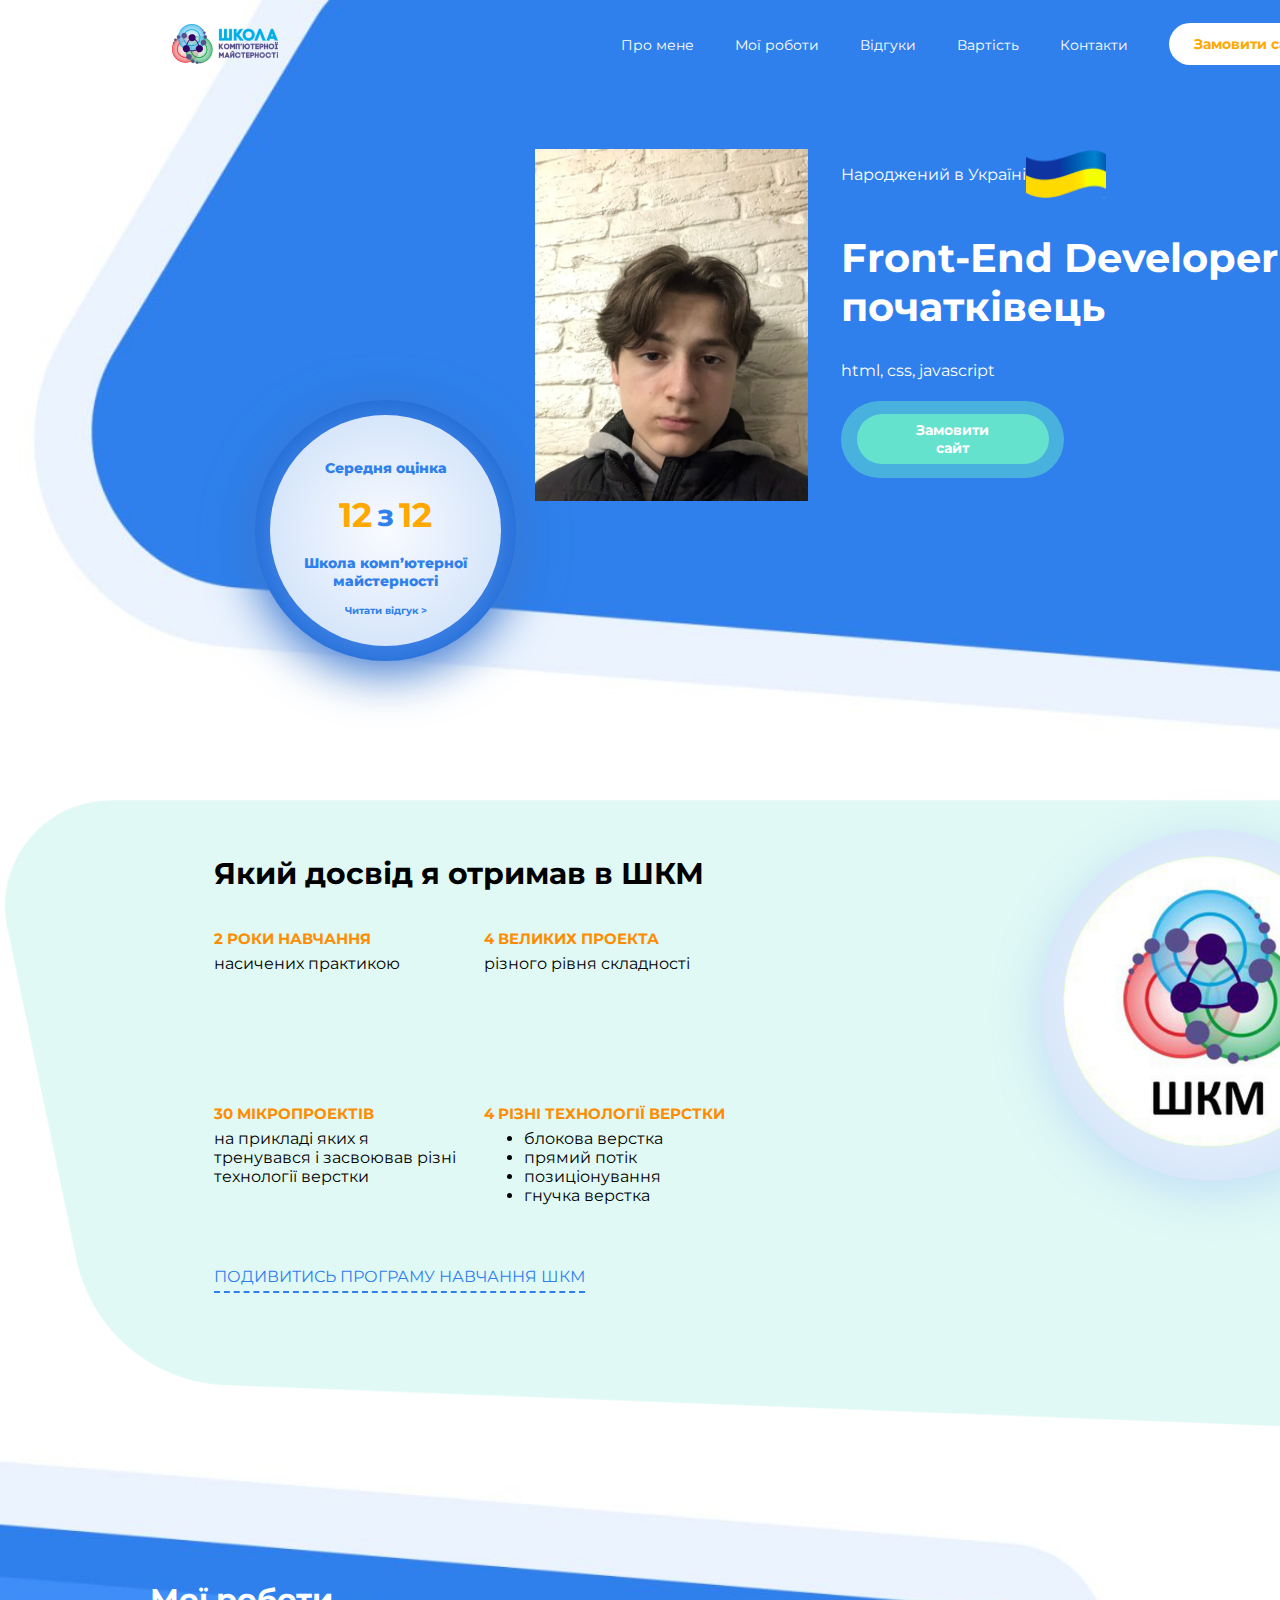
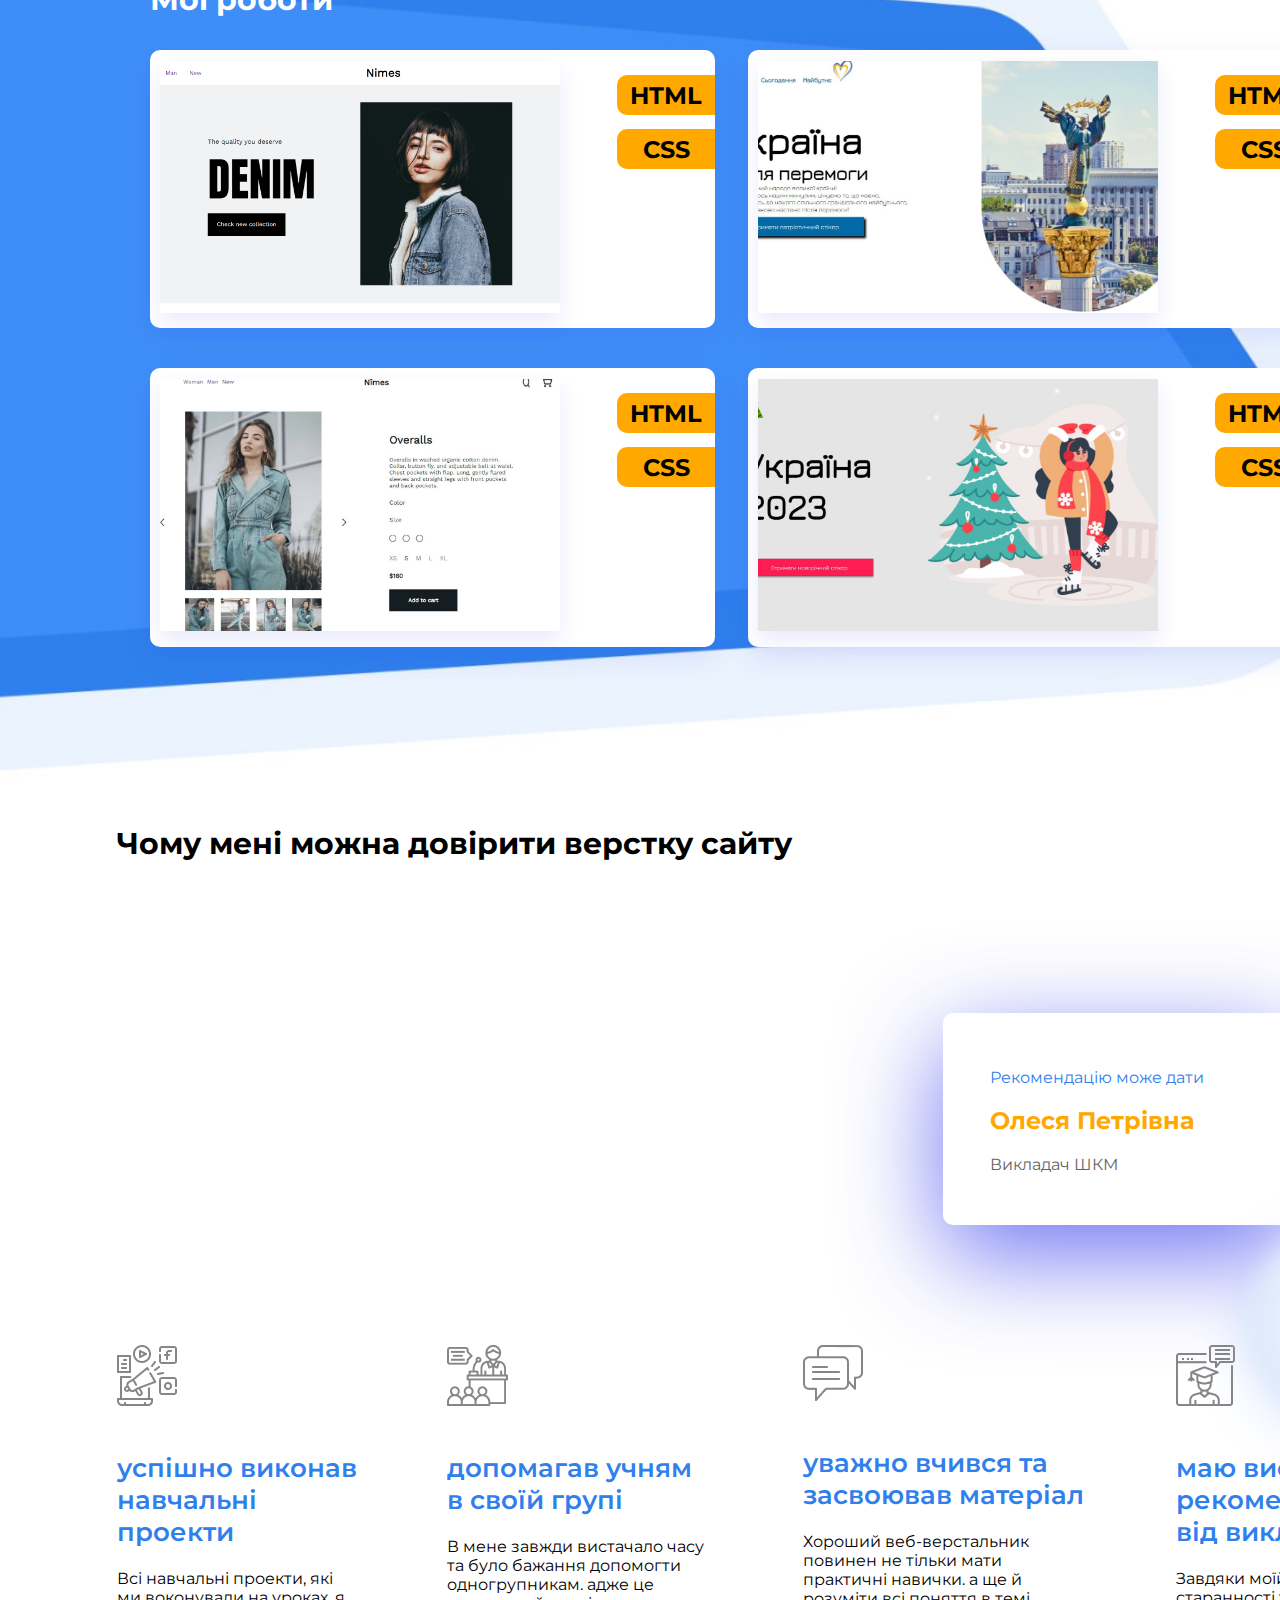
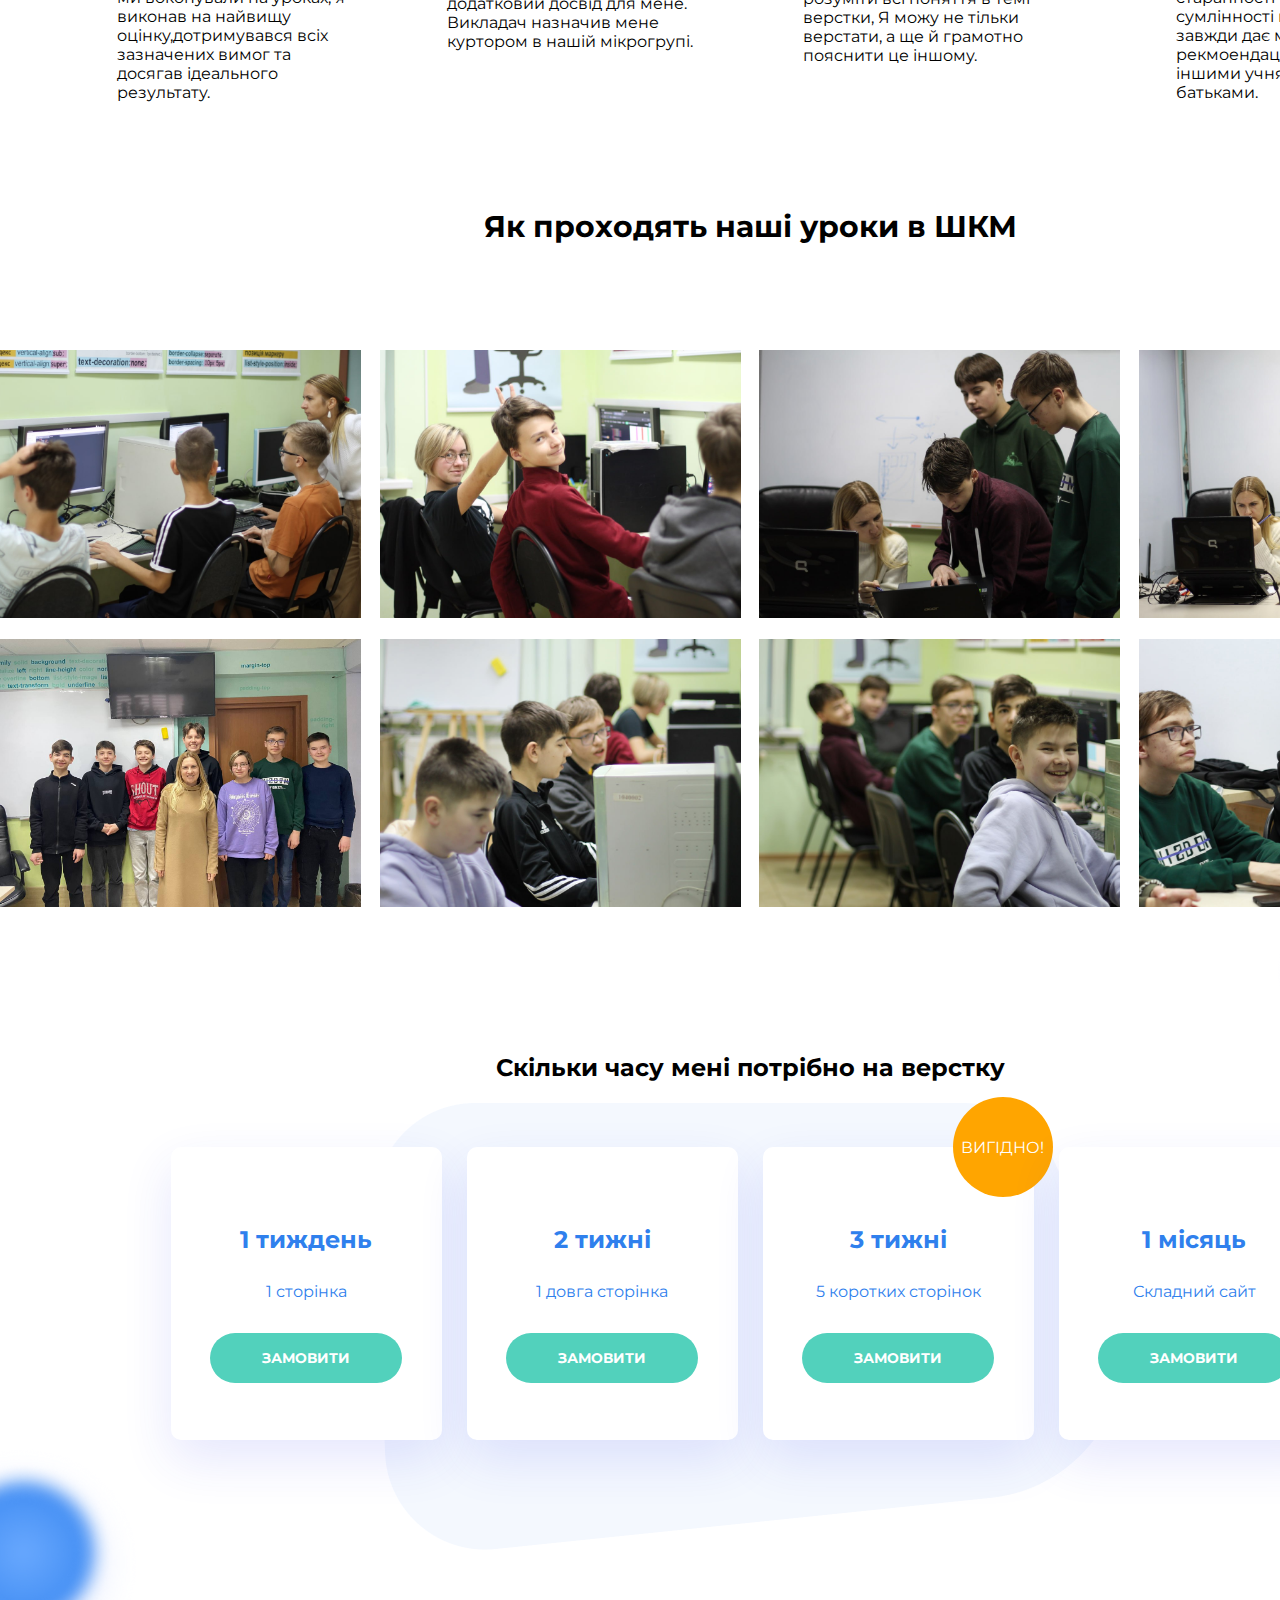
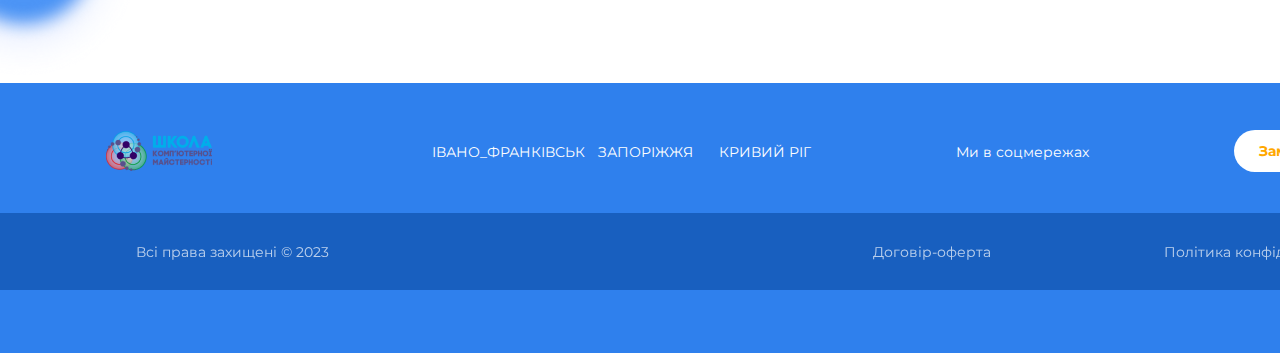
<file: index.html>
<!DOCTYPE html>
<html>
<head>
	<meta charsWet="utf-8">
	<meta name="viewport" content="width=device-width, initial-scale=1">
	<link rel="stylesheet" type="text/css" href="css/style.css">
	<link rel="preconnect" href="https://fonts.googleapis.com"І>
	<link rel="preconnect" href="https://fonts.gstatic.com" crossorigin>
	<link href="https://fonts.googleapis.com/css2?family=Montserrat&display=swap" rel="stylesheet">
	<title> </title>
	<link rel="shortcut icon" href="favicon.ico" type="image/x-icon">
</head>
<body>

	<!-- Початок шапки сайту (Початок сайту) -->

	<header class="header">
		<div class="content-head">
			<div class="navigation">
				<img class="logo" src="img/logo.png">			
				<div class="nav-block">
					<li class="nav-li">
						<a href="#why" class="in-li">Про мене</a>
					</li>
					<li class="nav-li">
						<a href="#projects" class="in-li">Мої роботи</a>
					</li>
					<li class="nav-li">
						<a href="#footer" class="in-li">Відгуки</a>
					</li>
					<li class="nav-li">
						<a href="#cost" class="in-li">Вартість</a>
					</li>
					<li class="nav-li">
						<a href="#footer" class="in-li">Контакти</a>
					</li>
					<div class="button">
						<a href="mailto:repaloadam@gmail.com" class="zamovyty">Замовити сайт</a>
					</div>
				</div>
			</div>
			<div class="Repalo-Adam">
				<div class="border-radius">
					<div class="box-radius">
						<p class="bukwa">Середня оцінка</p>
						<div class="kapec">
							<p class="chyslo">12</p>
							<p class="bukwa-star">з</p>
							<p class="chyslo">12</p>
						</div>
						<p class="bukwa">Школа комп’ютерної <br>майстерності</p>
						<a class="chytaty">Читати відгук ></a>
					</div>
				</div>
				<div class="Front-End">
					<img src="img/Adam(3).jpg" class="Me">
					<div class="wrap-content-Front-End">
						<div class="birthday">
							<p class="Made-in-Ukraine">Народжений в Україні</p>
							<img src="img/Ukrainian-flag.png" class="Ukraine">
						</div>
						<h2 class="subtitle">
							Front-End Developer <br>початківець
						</h2>
			     		<p class="paraphraf">html, css, javascript</p>
						<div class="button-star">
							<div class="box-zamovyty">
								<a href="mailto:repaloadam@gmail.com" class="zamovyty-star">
									Замовити<br>сайт
								</a>
							</div>
						</div>
					</div>
				</div>
			</div>
		</div>
	</header>

	<!-- Кінець шапки сайту і початок мейну  -->

	<!-- Початок секції номер 1 -->

	<section class="one-sec">
			<div class="wrap-content-sec-one">
				<div class="text-sec-one">		
					<div class="head-text-sec-one">
						<h2 class="title-sec-one">
							Який досвід я отримав в ШКМ
						</h2>
					</div>
					<div class="box-wrap">
						<div class="box-sec-one">
							<h2 class="h2-sec-one">2 РОКИ НАВЧАННЯ</h2>
							<p class="">насичених практикою</p>
						</div>
						<div class="box-sec-one">
							<h2 class="h2-sec-one">4 ВЕЛИКИХ ПРОЕКТА</h2>
							<p class="">різного рівня складності</p>
						</div>
						<div class="box-sec-one">
							<h2 class="h2-sec-one">30 МІКРОПРОЕКТІВ</h2>
							<p class="">на прикладі яких я тренувався і засвоював різні технології верстки</p>
						</div>
						<div class="box-sec-one">
							<h2 class="h2-sec-one">4 РІЗНІ ТЕХНОЛОГІЇ ВЕРСТКИ</h2>
							<ul>
								<li>
									блокова верстка
								</li>
								<li>
									прямий потік
								</li>
								<li>
									позиціонування
								</li>
								<li>
									гнучка верстка
								</li>
							</ul>
						</div>
					</div>
					<a class="bottom-sec-one">ПОДИВИТИСЬ ПРОГРАМУ НАВЧАННЯ ШКМ</a>
				</div>
				<div class="logo-school-wrap">
					<img src="img/logo_school.png" class="two">
				</div>
			</div>
	</section>

	<!-- Кінець секції номер 1 -->

	<!-- Початок секції номер 3 -->

	<section class="sec-three">
		<div class="sec-three-box-content">
			<div class="header-sec-three-box-content">
				<h2 id="projects" class="h2-sec-three-box-content">Мої роботи</h2>
			</div>
			<div class="sec-three-wrap-blocks">
				<div class="block-project">
					<div class="inside-wrap-block-project">
						<a href="Project-Denim-one/index.html"><img src="img/Denim.png" alt="" class="project-image"></a>
						<div class="wrap-with">
							<div class="with">
								<h2 class="Html-css">HTML</h2>
							</div>
							<div class="with">
								<h2 class="Html-css">CSS</h2>
							</div>
						</div>
					</div>
				</div>
				<div class="block-project">
					<div class="inside-wrap-block-project">
						<a href="project-ukraine_Repalo_Adam_two/index.html"><img src="img/Ukraine-project.jpg" alt="" class="project-image"></a>
						<div class="wrap-with">
							<div class="with">
								<h2 class="Html-css">HTML</h2>
							</div>
							<div class="with">
								<h2 class="Html-css">CSS</h2>
							</div>
						</div>
					</div>
				</div>
				<div class="block-project">
					<div class="inside-wrap-block-project">
						<a href="Project-Denim-one/Project-Denim-three/index.html"><img src="img/Shop-of-dress.jpg" alt="" class="project-image"></a>
						<div class="wrap-with">
							<div class="with">
								<h2 class="Html-css">HTML</h2>
							</div>
							<div class="with">
								<h2 class="Html-css">CSS</h2>
							</div>
						</div>
					</div>
				</div>
				<div class="block-project">
					<div class="inside-wrap-block-project">
						<a href="project-ukraine_Repalo_Adam_two/Project-ukraine_Repalo_Adam_Lesson_quest/index.html"><img src="img/Ukraine-project-two.jpg" alt="" class="project-image"></a>
						<div class="wrap-with">
							<div class="with">
								<h2 class="Html-css">HTML</h2>
							</div>
							<div class="with">
								<h2 class="Html-css">CSS</h2>
							</div>
						</div>
					</div>
				</div>
			</div>
		</div>
	</section>

	<!-- Кінець секції номер 3 -->

	<!-- Початок секції номер 4 -->

	<section id="why" class="sec-four">
		<h2 class="h2-sec-four">Чому мені можна довірити верстку сайту</h2>
		<div class="wrap-sec-four">
			<iframe width="560" height="315" src="https://www.youtube.com/embed/XtnmuqbkI1w" title="YouTube video player" frameborder="0" allow="accelerometer; autoplay; clipboard-write; encrypted-media; gyroscope; picture-in-picture; web-share" allowfullscreen></iframe>
			<div class="recomendation">
				<div class="rec-wrap-sec-four">
					<p  class="p-sec-four">Рекомендацію може дати</p>
					<h2 class="h2-rec-sec-four">Олеся Петрівна</h2>
					<p class="p-two-sec-four">Викладач ШКМ</p>
				</div>
			</div>
		</div>
		<div class="bottom-wrap-sec-four">
			<div class="box-sec-four">
				<img src="img/bullhorn.png" class="icon-sec-four" alt="">
				<h2 class="h2-box-sec-four">успішно виконав навчальні проекти</h2>
				<p class="p-box-sec-four">Всі навчальні проекти, які ми воконували на уроках, я виконав на найвищу оцінку,дотримувався всіх зазначених вимог та досягав ідеального результату.</p>
			</div>
			<div class="box-sec-four">
				<img src="img/Group.png" class="icon-sec-four" alt="">
				<h2 class="h2-box-sec-four">допомагав учням в своїй групі</h2>
				<p class="p-box-sec-four">В мене завжди вистачало часу та було бажання допомогти одногрупникам. адже це додатковий досвід для мене.  Викладач назначив мене куртором в нашій мікрогрупі.</p>
			</div>
			<div class="box-sec-four">
				<img src="img/chat.png" class="icon-sec-four" alt="">
				<h2 class="h2-box-sec-four">уважно вчився та засвоював матеріал</h2>
				<p class="p-box-sec-four">Хороший веб-верстальник повинен не тільки мати практичні навички. а ще й розуміти всі поняття в темі верстки,  Я можу не тільки верстати, а ще й грамотно пояснити це іншому.</p>
			</div>
			<div class="box-sec-four">
				<img src="img/online-class.png" class="icon-sec-four" alt="">
				<h2 class="h2-box-sec-four">маю високу рекомендацію від викладача</h2>
				<p class="p-box-sec-four">Завдяки моїй старанності та сумлінності викладач завжди дає мені високі рекмоендації перед іншими учнями та батьками.</p>
				<div class="kolo-blur"></div>
			</div>
		</div>
	</section>

	<!-- Кінець секції номер 4 -->

	<!-- Початок секції номер 5 -->

	<section class="section-five">
		<h2 class="sec-five-title">
			Як проходять наші уроки в ШКМ
		</h2>
		<div class="sec-five-wrap">
			<div class="wrap-img-sec-five">
				<img src="img/one.jpg" alt="" class="class">
				<img src="img/two.jpg" alt="" class="class">
			</div>
			<div class="wrap-img-sec-five">
				<img src="img/three.jpg" alt="" class="class">
				<img src="img/four.jpg" alt="" class="class">
			</div>
			<div class="wrap-img-sec-five">
				<img src="img/five.jpg" alt="" class="class">
				<img src="img/six.jpg" alt="" class="class">
			</div>
			<div class="wrap-img-sec-five">
				<img src="img/seven.jpg" alt="" class="class">
				<img src="img/eight.jpg" alt="" class="class">
			</div>
		</div>
	</section>

	<!-- Кінець секції номер 5 -->

	<!-- Початок секції номер 6 -->

	<section id="cost" class="section-six">
		<img src="img/Rectangle-two.png" alt="" class="back-six-sec">
		<h2 class="sec-six-title">Скільки часу мені потрібно на верстку</h2>
		<div class="sec-six-wrap">
			<div class="buy-my-site">
				<h2 class="time">1 тиждень</h2>
				<p class="cost">1 сторінка</p>
				<div class="button-buy-my-site">
					<a href="mailto:repaloadam@gmail.com" class="zamovyty-two">ЗАМОВИТИ</a>
				</div>
			</div>
			<div class="buy-my-site">
				<h2 class="time">2 тижні</h2>
				<p class="cost">1 довга сторінка</p>
				<div class="button-buy-my-site">
					<a href="mailto:repaloadam@gmail.com" class="zamovyty-two">ЗАМОВИТИ</a>
				</div>
			</div>
			<div class="buy-my-site">
				<h2 class="time">3 тижні</h2>
				<p class="cost">5 коротких сторінок</p>
				<div class="button-buy-my-site">
					<a href="mailto:repaloadam@gmail.com" class="zamovyty-two">ЗАМОВИТИ</a>
				</div>
				<div class="kolo">
					ВИГІДНО!
				</div>
			</div>
			<div class="buy-my-site">
				<h2 class="time">1 місяць</h2>
				<p class="cost">Складний сайт</p>
				<div class="button-buy-my-site">
					<a href="mailto:repaloadam@gmail.com" class="zamovyty-two">ЗАМОВИТИ</a>
				</div>
			</div>
		</div>
	</section>	

	<!-- Кінець секції номер 6 -->

	<!-- Початок підвалу сайта -->

	<footer id="footer" class="footer">	
		<div class="footer-block-head">
			<div class="location-footer">
				<img  class="logo-my-school" src="img/logo.png" alt="">
				<div class="oh-one">
					<li class="nav-footer">
						<a href="http://xn--j1ae8a.in.ua/http://xn--j1ae8a.in.ua/" class="p-text-footer">ІВАНО_ФРАНКІВСЬК</a>
					</li>
					<li class="nav-footer">
						<a href="http://xn--j1ae8a.in.ua/" class="p-text-footer">ЗАПОРІЖЖЯ</a>
					</li>
				</div>
			</div>
			<div class="location-footer">
				<li class="nax-footer">
					<a href="http://xn--j1ae8a.in.ua/" class="p-text-footer" >КРИВИЙ РІГ</a>
				</li>
				<li class="nav-footer">
					<a href="https://www.instagram.com/if_kompschool/" class="p-text-footer" >Ми в соцмережах</a>
				</li>
				<div class="button-buy-my-site-three">
					<a href="mailto:repaloadam@gmail.com" class="zamovyty-three">Замовити сайт</a>
				</div>
			</div>
		</div>
		<div class="footer-block">
			<p class="oh-text">Всі права захищені © 2023</p>
			<div class="oh-two">
				<a href="https://zakononline.com.ua/agreement" class="oh-text">Договір-оферта</a>
				<a href="https://www.unian.ua/static/policy" class="oh-text">Політика конфіденційності</a>
			</div>
		</div>
	</footer>	

	<!-- Кінець підвала(Кінець сайту) -->

</body>
</html>
</file>
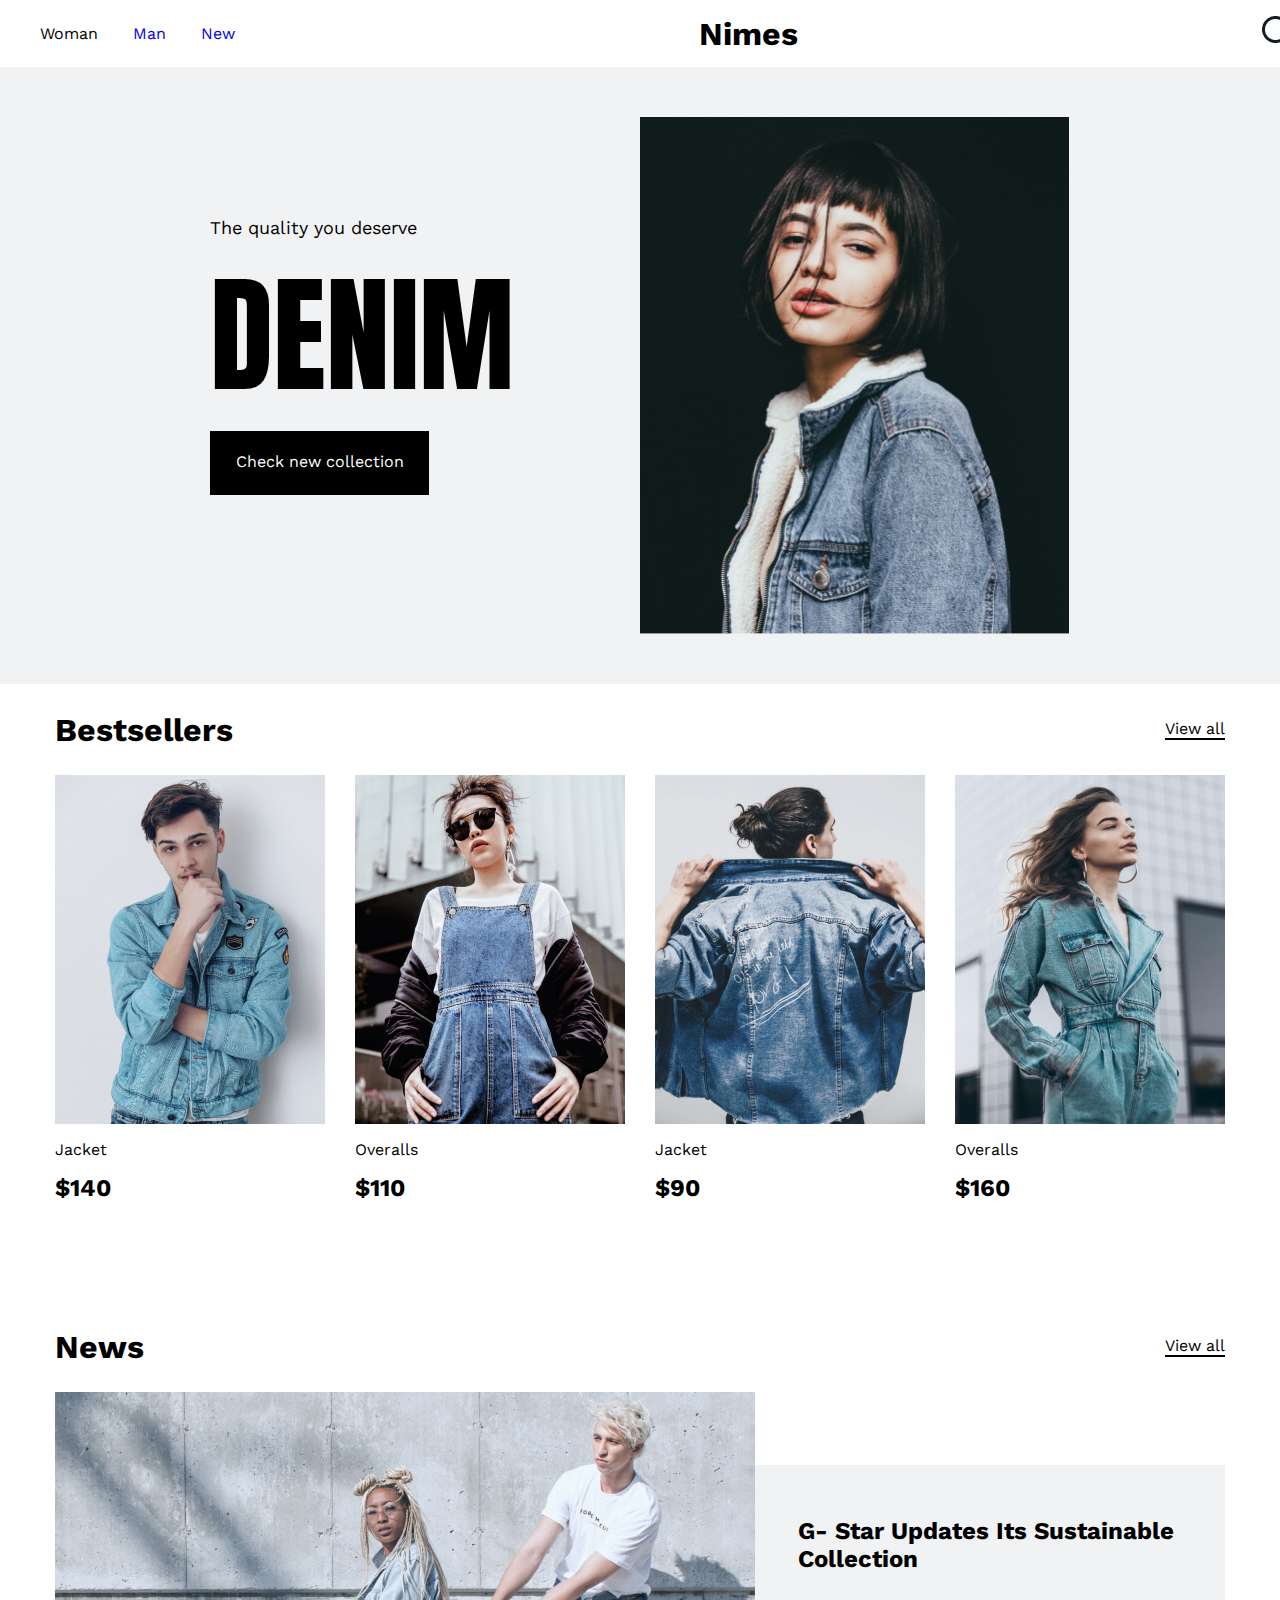
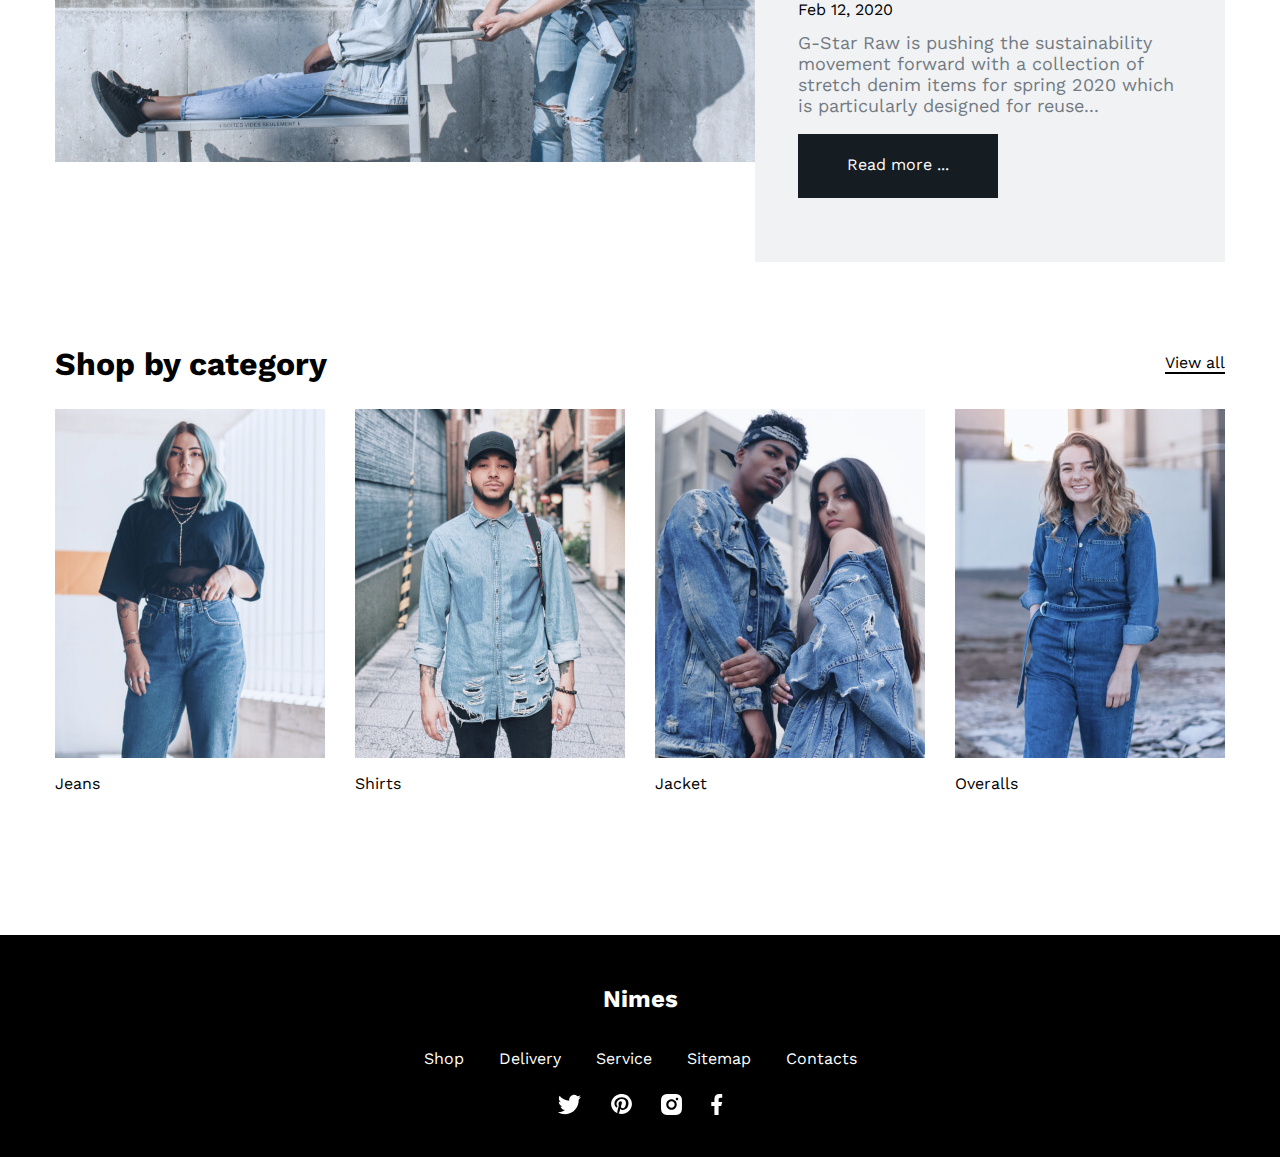
<file: Project-Denim-one/index.html>
<!DOCTYPE html>
<html>
<head>
	<meta charset="utf-8">
	<meta name="viewport" content="width=device-width, initial-scale=1">
	<link rel="stylesheet" type="text/css" href="css/style.css">
	<link rel="preconnect" href="https://fonts.googleapis.com">
	<link rel="preconnect" href="https://fonts.gstatic.com" crossorigin>
	<link href="https://fonts.googleapis.com/css2?family=Anton&family=Work+Sans&display=swap" rel="stylesheet">
	<title></title>
</head>
<body>
	<header class="header">
		<ul class="nav">
			<li class="item">
				<a class="in-li">Woman</a>
			</li>
			<li class="item">
				<a href="Project-Denim-two/index.html" class="in-li">Man</a>
			</li>
			<li class="item">
				<a href="Project-Denim-three/index.html" class="in-li">New</a>
			</li>
		</ul>
		<h1 class="title">Nimes</h1>
		<div class="wrapper-icon">
			<img src="img/lupa.png" class="icon">
			<img src="img/buy.png" class="icon">
		</div>
	</header>
	<section class="promo">
		<div class="container">
			<div class="block">
				<p class="deserve">The quality you deserve</p>
				<h2 class="Denim">DENIM</h2>
				<div class="buttom">
					<p class="check">Check new collection</p>
				</div>
			</div>
			<img src="img/matheus-one.png" class="main-img">
		</div>
	</section>
	<div class="main">
		<section class="Bestsellers">
			<div class="head-bestsellers">
				<h2 class="main-title">
					Bestsellers
				</h2>
				<p class="View">
					View all
				</p>
			</div>
			<div class="wrap-sellers">
				<div class="sellers-blocks">
					<img src="img/seller-two.png" class="sellers">
					<p class="name-of-seller">Jacket</p>
					<h2 class="cost-of-sellers">$140</h2>
				</div>
				<div class="sellers-blocks">
					<img src="img/seller-three.png" class="sellers">
					<p class="name-of-seller">Overalls</p>
					<h2 class="cost-of-sellers">$110</h2>
				</div>
				<div class="sellers-blocks">
					<img src="img/seller-one.png" class="sellers">
					<p class="name-of-seller">Jacket</p>
					<h2 class="cost-of-sellers">$90</h2>
				</div>
				<div class="sellers-blocks">
					<img src="img/seller-four.png" class="sellers">
					<p class="name-of-seller">Overalls</p>
					<h2 class="cost-of-sellers">$160</h2>
				</div>
			</div>
		</section>
		<section class="News">
			<div class="head-bestsellers">
				<h2 class="main-title">
					News
				</h2>
				<p class="View">
					View all
				</p>
			</div>
			<div class="News-blocks">
				<img src="img/News-img.png" class="News-img">
				<div class="G-star">
					<h2 class="title-News">G- Star Updates Its Sustainable Collection</h2>
					<p class="subtitle-News">Feb 12, 2020</p>
					<p class="p-News">G-Star Raw is pushing the sustainability movement forward with a collection of stretch denim items for spring 2020 which is particularly designed for reuse...</p>
					<div class="buttom-News">
						<p class="check-News">Read more ...</p>
					</div>
				</div>
			</div>
		</section>
		<section class="Shop-by-category">
			<div class="head-bestsellers">
				<h2 class="main-title">
					Shop by category
				</h2>
				<p class="View">
					View all
				</p>
			</div>
			<div class="wrap-sellers">
				<div class="sellers-blocks">
					<img src="img/sec-three-one.png" class="sellers">
					<p class="name-of-seller">Jeans</p>
				</div>
				<div class="sellers-blocks">
					<img src="img/sec-three-two.png" class="sellers">
					<p class="name-of-seller">Shirts</p>
				</div>
				<div class="sellers-blocks">
					<img src="img/sec-three-three.png" class="sellers">
					<p class="name-of-seller">Jacket</p>
				</div>
				<div class="sellers-blocks">
					<img src="img/sec-three-four.png" class="sellers">
					<p class="name-of-seller">Overalls</p>
				</div>
			</div>
		</section>
		<footer class="footer">
			<h2 class="Nimes">Nimes</h2>
			<div class="footer-wrap-text">
				<p class="footer-text">Shop</p>
				<p class="footer-text">Delivery</p>
				<p class="footer-text">Service</p>
				<p class="footer-text">Sitemap</p>
				<p class="footer-text">Contacts</p>
			</div>
			<div class="footer-wrap-img">
				<img src="img/footer-img-one.svg" class="img-footer">
				<img src="img/footer-img-two.svg" class="img-footer">
				<img src="img/footer-img-three.svg" class="img-footer">
				<img src="img/footer-img-four.svg" class="img-footer">
			</div>
		</footer>
	</div>
</body>
</html>
</file>
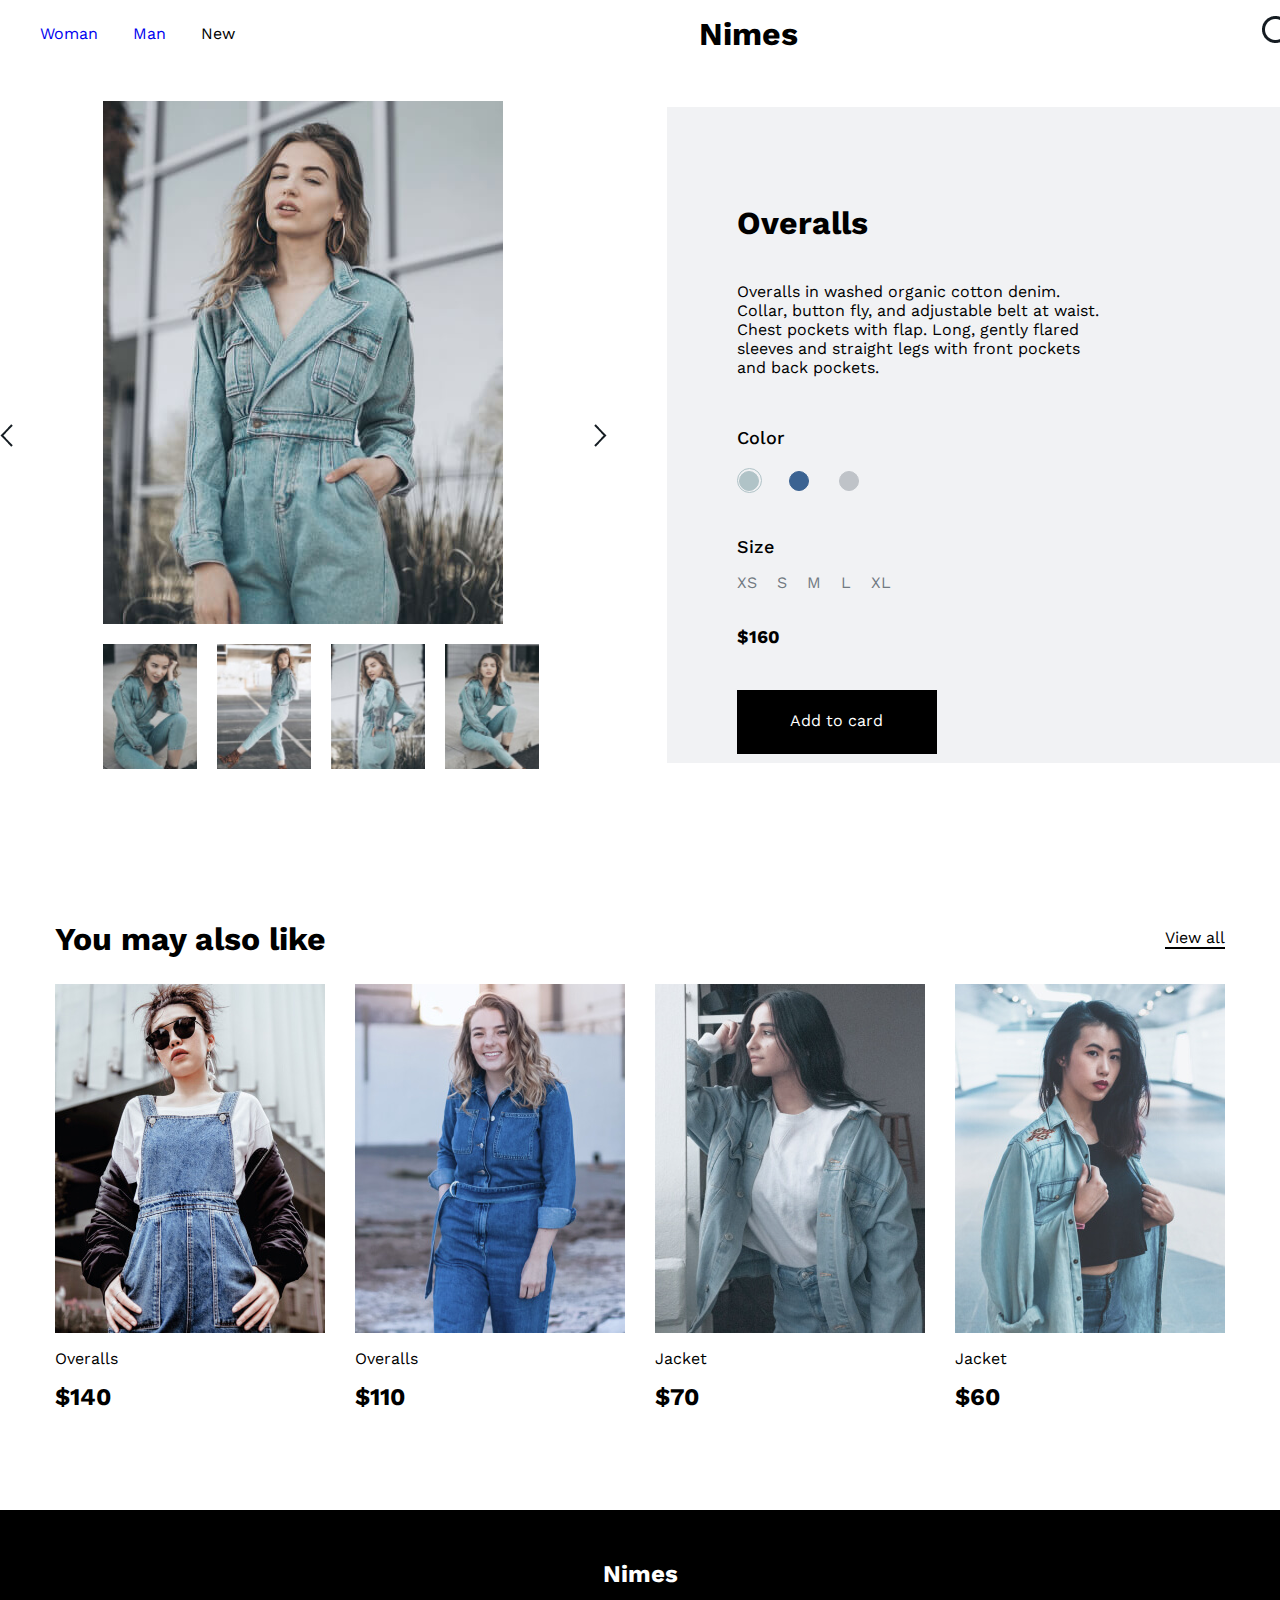
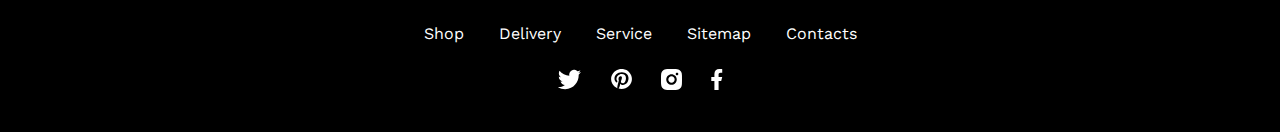
<file: Project-Denim-one/Project-Denim-three/index.html>
<!DOCTYPE html>
<html>
<head>
	<meta charset="utf-8">
	<meta name="viewport" content="width=device-width, initial-scale=1">
	<title></title>
	<link rel="stylesheet" type="text/css" href="css/style.css">
	<link rel="preconnect" href="https://fonts.googleapis.com">
	<link rel="preconnect" href="https://fonts.gstatic.com" crossorigin>
	<link href="https://fonts.googleapis.com/css2?family=Anton&family=Work+Sans&display=swap" rel="stylesheet">
</head>
<body>
	<header class="header">
		<!-- голова сайту(шапка сайту) -->
		<ul class="nav">
			<li class="item">
				<a href="../index.html" class="in-li">Woman</a>
			</li>
			<li class="item">
				<a href="../index.html" class="in-li">Man</a>
			</li>
			<li class="item">
				<a class="in-li">New</a>
			</li>
		</ul>
		<h1 class="title">Nimes</h1>
		<div class="wrapper-icon">
			<img src="img/lupa.png" class="icon">
			<img src="img/buy.png" class="icon">
		</div>
	</header>
	<section class="Overalls">
		<div class="one">
			<img src="img/left.png" class="arrow-left">
			<div class="wrap-img">
				<img src="img/one.png" class="main-img">
				<div class="bottom-img">
					<img src="img/two.png" class="img-bottom">
					<img src="img/three.png" class="img-bottom">
					<img src="img/four.png" class="img-bottom">
					<img src="img/five.png" class="img-bottom">
				</div>
			</div>
			<img src="img/right.png" class="img-right">
		</div>
		<div class="two">
			<h2 class="title-two">Overalls</h2>
			<p class="paraphraf">Overalls in washed organic cotton denim.<br> Collar, button fly, and adjustable belt at waist.<br> Chest pockets with flap. Long, gently flared<br>sleeves and straight legs with front pockets<br> and back pockets.</p>
			<p class="Color">Color</p>
			<div class="Colors">
				<div class="border">
					<input type="radiobutton" class="ball">
				</div>
				<input type="radiobutton" class="ball">
				<input type="radiobutton" class="ball">
			</div>
			<p class="Size">Size</p>
			<div class="models">
				<p class="M">XS</p>
				<p class="M">S</p>
				<p class="M">M</p>
				<p class="M">L</p>
				<p class="M">XL</p>
			</div>
			<p class="cost">$160</p>
			<div class="buttom">
				<p class="card">Add to card</p>
			</div>
		</div>
	</section>
	<section class="Also">
			<div class="head-Also">
				<h2 class="main-title">
					You may also like
				</h2>
				<p class="View">
					View all
				</p>
			</div>
			<div class="wrap-Also">
				<div class="Also-blocks">
					<img src="img/one-also.png" class="also">
					<p class="name-of-also">Overalls</p>
					<h2 class="cost-of-also">$140</h2>
				</div>
				<div class="Also-blocks">
					<img src="img/two-also.png" class="also">
					<p class="name-of-also">Overalls</p>
					<h2 class="cost-of-also">$110</h2>
				</div>
				<div class="Also-blocks">
					<img src="img/three-also.png" class="also">
					<p class="name-of-also">Jacket</p>
					<h2 class="cost-of-also">$70</h2>
				</div>
				<div class="Also-blocks">
					<img src="img/four-also.png" class="also">
					<p class="name-of-also">Jacket</p>
					<h2 class="cost-of-also">$60</h2>
				</div>
			</div>
		</section>
		<footer class="footer"> 
			<!-- підвал сайту -->
			<h2 class="Nimes">Nimes</h2>
			<div class="footer-wrap-text">
				<p class="footer-text">Shop</p>
				<p class="footer-text">Delivery</p>
				<p class="footer-text">Service</p>
				<p class="footer-text">Sitemap</p>
				<p class="footer-text">Contacts</p>
			</div>
			<div class="footer-wrap-img">
				<img src="img/footer-img-one.svg" class="img-footer">
				<img src="img/footer-img-two.svg" class="img-footer">
				<img src="img/footer-img-three.svg" class="img-footer">
				<img src="img/footer-img-four.svg" class="img-footer">
			</div>
		</footer>
</body>
</html>
</file>
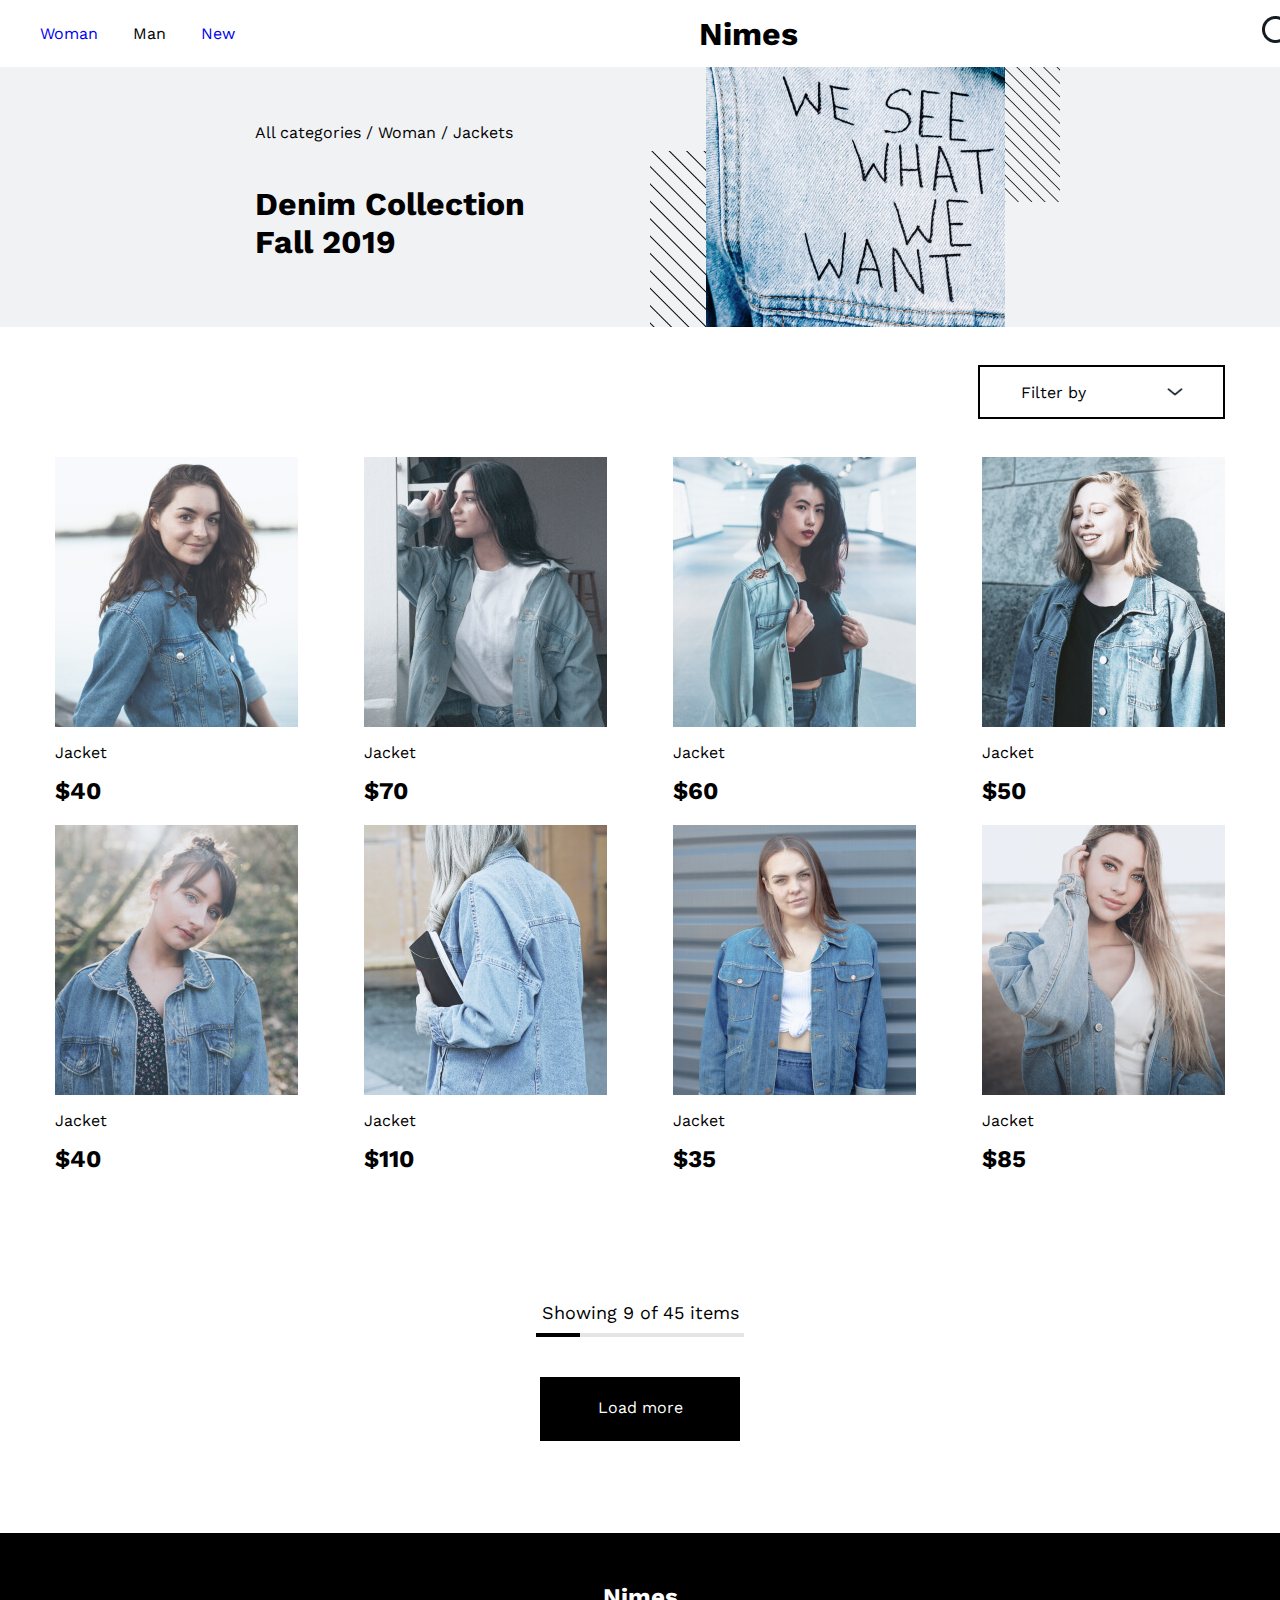
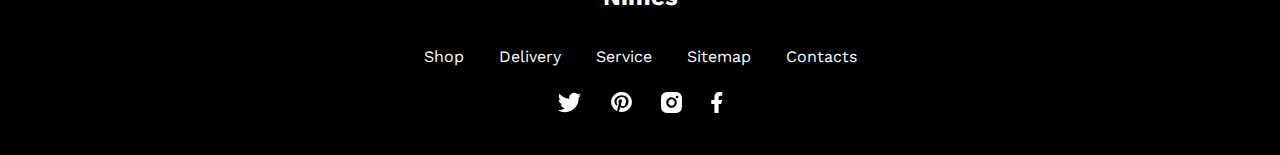
<file: Project-Denim-one/Project-Denim-two/index.html>
<!DOCTYPE html>
<html>
<head>
	<meta charset="utf-8">
	<meta name="viewport" content="width=device-width, initial-scale=1">
	<title></title>
	<link rel="preconnect" href="https://fonts.googleapis.com">
	<link rel="preconnect" href="https://fonts.gstatic.com" crossorigin>
	<link href="https://fonts.googleapis.com/css2?family=Anton&family=Work+Sans&display=swap" rel="stylesheet">
	<link rel="stylesheet" type="text/css" href="css/style.css">
</head>
<body>
	<header class="header">
		<!-- голова сайту(шапка сайту) -->
		<ul class="nav">
			<li class="item">
				<a href="../index.html" class="in-li">Woman</a>
			</li>
			<li class="item">
				<a class="in-li">Man</a>
			</li>
			<li class="item">
				<a href="../index.html" class="in-li">New</a>
			</li>
		</ul>
		<h1 class="title">Nimes</h1>
		<div class="wrapper-icon">
			<img src="img/lupa.png" class="icon">
			<img src="img/buy.png" class="icon">
		</div>
	</header>
	<section class="promo">
		<!-- секція промо -->
		<div class="container">
			<div class="block">
				<p class="deserve">All categories / Woman / Jackets</p>
				<h2 class="Denim">Denim Collection<br>
					Fall 2019
				</h2>
			</div>
			<div class="wrap-img">
				<img src="img/ok.png" class="ok-one">
				<img src="img/main-img-lol.png" class="main-img">
				<img src="img/ok-two.png" class="ok-two">
			</div>
		</div>
	</section>
	<div class="main">
		<!-- тіло сайту -->
		<div class="head-main">
			<!-- голова тіла аххахаха -->
			<div class="filter-by">
				<p class="filter-by-text">Filter by</p>
				<img src="img/arrow.png" class="arrow">
			</div>
		</div>
		<section class="one">
			<!-- секція 1 -->
			<div class="wrap-sellers">
				<div class="sellers-blocks">
					<img src="img/one.png" class="sellers">
					<p class="name-of-seller">Jacket</p>
					<h2 class="cost-of-sellers">$40</h2>
				</div>
				<div class="sellers-blocks">
					<img src="img/two.png" class="sellers">
					<p class="name-of-seller">Jacket</p>
					<h2 class="cost-of-sellers">$70</h2>
				</div>
				<div class="sellers-blocks">
					<img src="img/three.png" class="sellers">
					<p class="name-of-seller">Jacket</p>
					<h2 class="cost-of-sellers">$60</h2>
				</div>
				<div class="sellers-blocks">
					<img src="img/four.png" class="sellers">
					<p class="name-of-seller">Jacket</p>
					<h2 class="cost-of-sellers">$50</h2>
				</div>
			</div>
		</section>
		<section class="two">
			<!-- секція2 -->
			<div class="wrap-sellers">
				<div class="sellers-blocks">
					<img src="img/five.png" class="sellers">
					<p class="name-of-seller">Jacket</p>
					<h2 class="cost-of-sellers">$40</h2>
				</div>
				<div class="sellers-blocks">
					<img src="img/six.png" class="sellers">
					<p class="name-of-seller">Jacket</p>
					<h2 class="cost-of-sellers">$110</h2>
				</div>
				<div class="sellers-blocks">
					<img src="img/seven.png" class="sellers">
					<p class="name-of-seller">Jacket</p>
					<h2 class="cost-of-sellers">$35</h2>
				</div>
				<div class="sellers-blocks">
					<img src="img/eight.png" class="sellers">
					<p class="name-of-seller">Jacket</p>
					<h2 class="cost-of-sellers">$85</h2>
				</div>
			</div>
		</section>
		<section class="Load-more">
			<!-- секція 3 -->
			<p class="section-Load-more-title">Showing 9 of 45 items</p>
			<div class="wrap">
				<div class="line-one"></div>
				<div class="line-two"></div>
			</div>
			<div class="buttom">
				<p class="more">Load more</p>
			</div>
		</section>
		<footer class="footer"> 
			<!-- підвал сайту -->
			<h2 class="Nimes">Nimes</h2>
			<div class="footer-wrap-text">
				<p class="footer-text">Shop</p>
				<p class="footer-text">Delivery</p>
				<p class="footer-text">Service</p>
				<p class="footer-text">Sitemap</p>
				<p class="footer-text">Contacts</p>
			</div>
			<div class="footer-wrap-img">
				<img src="img/footer-img-one.svg" class="img-footer">
				<img src="img/footer-img-two.svg" class="img-footer">
				<img src="img/footer-img-three.svg" class="img-footer">
				<img src="img/footer-img-four.svg" class="img-footer">
			</div>
		</footer>
	</div>
</body>
</html>
</file>
<file: css/style.css>
/*початок сайту*/

/*Задано всім*/
* {
	font-family: 'Montserrat', sans-serif;
	font-style: normal;
}

/*Задано всім*/
/*тіло сайту*/
body{
	margin: 0px;
	min-width: 1500px;
	min-height: 1500px;
}
/*тіло сайту*/

/*Початок цсс шапки сайту*/

.header{
	margin: 0 auto;
	max-width: 1550px;
	height: 800px;
	background-image: url(../img/header-background.jpg); 
	background-repeat: no-repeat; 
    background-position-x: right;
    background-size: contain;
    list-style-type: none;
    margin-bottom: 0px;
}

.content-head{
	max-width: 1550px;
}

.navigation{
	height: 88px;
	display: flex;
	align-items: center;
	justify-content: space-around;
}

.nav-block{
	display: flex;
	align-items: center;
}

.in-li{
	text-decoration: none;
	margin-right: 39px;
	font-style: normal;
	font-weight: 400;
	font-size: 14px;
	color: #FFFFFF;
	transition: 0.3s;
}

.in-li:hover{
	cursor: pointer;
	font-style: normal;
	font-weight: 700;
	font-size: 16px;
	color: #FFFFFF;
	transition: 0.3s;
}

.in-li:last-child{
	margin-right: 41px;
}

.button{
	width: 160px;
	height: 42px;
	background: white;
	border-radius: 50px;
	color: orange;
	display: flex;
	justify-content: center;
	align-items: center;
	transition: transform 0.3s;
}

.button:hover{
	width: 160px;
	height: 42px;
	background: white;
	border-radius: 50px;
	color: orange;
	display: flex;
	justify-content: center;
	align-items: center;
	transition: transform 0.3s;
	transform: scale(1.1);
}

.Me{
	width: 273px;
	height: 352px;
	margin-right: 33px;
}

.Repalo-Adam{
	height: 573px;
	width: 100%;
	display: flex;
	align-items: center;
	padding-left: 17%;
	box-sizing: border-box;
}

.Front-End{
	display: flex;
	color: white;
	height: 352px;
	margin-bottom: 100px;
}

.birthday{
	display: flex;
}

.button-star{
	width: 223px;
	height: 77px;
	background: rgba(100, 226, 205, 0.5);
	border-radius: 50px;
	display: flex;
	justify-content: center;
	align-items: center;
	text-align: center;
	margin-top: 21px;
	transition: 0.3s;
}

.button-star:hover{
	width: 223px;
	height: 77px;
	background: rgba(100, 226, 205, 0.5);
	border-radius: 50px;
	display: flex;
	justify-content: center;
	align-items: center;
	text-align: center;
	margin-top: 21px;
	transition: 0.3s;
	transform: scale(1.1);
}

.box-zamovyty{
	width: 192px;
	height: 50px;
	background: #64E2CD;
	border-radius: 50px;
	display: flex;
	justify-content: center;
	align-items: center;
	text-align: center;
}

.wrap-content-Front-End{
	display: flex;
	flex-direction: column;
}

.subtitle{
	font-weight: 700;
	font-size: 40px;
	margin-bottom: 30px;
}

.paraphraf{
	margin-top: 0px;
	margin-bottom: 0px;
}

.border-radius{
	width: 261px;
	height: 261px;
	align-self: end;
	background: radial-gradient(68.31% 68.31% at 50% 50%, #6FACFD 0%, #075ACA 100%) /* warning: gradient uses a rotation that is not supported by CSS and may not behave as expected */, #FFFFFF;
	box-shadow: 0px 10px 50px #3272C8;
	border-radius: 100%;
	display: flex;
	justify-content: center;
	align-items: center;
	margin-right: 19px;
}

.box-radius{
	width: 231px;
	height: 231px;
	background: radial-gradient(68.31% 68.31% at 50% 50%, #F9FBFF 0%, #CADEF9 100%) /* warning: gradient uses a rotation that is not supported by CSS and may not behave as expected */, #FFFFFF;
	box-shadow: 0px 10px 50px rgba(119, 157, 255, 0.3);
	border-radius: 100%;
	display: flex;
	justify-content: center;
	flex-direction: column;
	align-items: center;
	text-align: center;
}

.kapec{
	display: flex;
	height: 49px;
    align-items: center;
}

.chyslo{
	color: #FFA800;
	font-weight: 700;
	font-size: 34px;
	margin-right: 5px;
}

.zamovyty{
	transition: 0.3s;
	font-weight: 700;
	font-size: 14px;
	color: #FFA800;
	text-decoration: none;
}

.zamovyty-star{
	transition: 0.3s;
	font-weight: 700;
	font-size: 14px;
	color: white;
	text-decoration: none;
}

.zamovyty-star:hover{
	transition: 0.3s;
	font-weight: 700;
	font-size: 15px;
	color: white;
	cursor: pointer	;
}

.zamovyty:hover{
	cursor: pointer;
	transition: 0.3s;
	font-weight: 700;
	font-size: 15px;
	color: #FFA800;
	border-bottom: 1px solid black;
}

.bukwa-star{
	margin-right: 5px;
	color: #2F80ED;
	font-weight: 700;
	font-size: 30px;
}

.chyslo:last-child{
	margin-right: 0px;
}

.bukwa{
	font-weight: 800;
	font-size: 14px;
	color: #2F80ED;
}

.chytaty{
	color: #2F80ED;
	font-size: 10px;
	font-weight: 700;
	transition: 0.3s;
}

.chytaty:hover{
	color: black;
	font-size: 10px;
	font-weight: 700;
	cursor: pointer;
	transition: 0.3s;
}

/*Кінець цсс шапки сайту*/


/*Початок першої секції*/

.one-sec{
	margin: 0 auto;
	max-width: 1550px;
	background-image: url(../img/Rectangle.png); 
	background-repeat: no-repeat; 
    background-position-x: right;
    background-size: contain;
	height: 601.57px;
	display: flex;
	justify-content: flex-end;
	padding-top: 30px;
}

.wrap-content-sec-one{
	width: 1400px;
	justify-content: space-around;
	display: flex;
}

.text-sec-one{
	height: 500px;
	width: 600px;
}

.box-sec-one{
	width: 250px;
	height: 120px;
	display: flex;
	flex-direction: column;
	margin-right: 20px;
}

.box-sec-one:nth-child(2){
	width: 250px;
	height: 120px;
	display: flex;
	flex-direction: column;
	margin-right: 0px;
}

.box-sec-one:last-child{
	width: 250px;
	height: 120px;
	display: flex;
	flex-direction: column;
	margin-right: 0px;
}

.box-wrap{
	display: flex;
	width: 525px;
	height: 350px;
	flex-wrap: wrap;
}

.h2-sec-one{
	font-size: 15px;
	margin-bottom: -10px;
	color: darkorange;
}

.title-sec-one{
	font-size: 30px;
}

.logo-school-wrap{
	width: 345px;
	height: 351px;
	display: flex;
	justify-content: center;
	align-items: center;
	background: radial-gradient(68.31% 68.31% at 50% 50%, #FFFFFF 0%, #CADEF9 100%) /* warning: gradient uses a rotation that is not supported by CSS and may not behave as expected */, #FFFFFF;
	box-shadow: 0px 10px 50px rgba(119, 157, 255, 0.3);
	border-radius: 100%;
}

.bottom-sec-one{
	color: #2F80ED;
	border-bottom: 2px dashed #2F80ED;
	padding-bottom: 5px;
	width: 375px;
	margin-top: 0px;
	transition: 0.3s;
}

.bottom-sec-one:hover{
	color: black;
	border-bottom: 2px solid black;
	padding-bottom: 5px;
	width: 375px;
	margin-top: 0px;
	cursor: pointer;
	font-size: 15px;
	transition: 0.3s;
}

/*Кінець першої секції*/

/*Початок третьої секції*/

.sec-three{
	margin: 0 auto;
	height: 968.63px;
	max-width: 1550px;
	background-image: url(../img/sec-three-background.jpg); 
	background-repeat: no-repeat; 
  	background-position-x: left;
  	background-size: contain;
  	display: flex;
  	justify-content: center;
  	align-items: center;
}

.sec-three-box-content{
	height: 720px;
	width: 80%;
}

.h2-sec-three-box-content{
	font-weight: 700;
	font-size: 30px;
	color: white;
	margin-bottom: 32px;

}

.sec-three-wrap-blocks{
	max-width: 1440px;
	flex-wrap: wrap;
	display: flex;
}

.block-project{
	margin-bottom: 40px;
	width: 565px;
	height: 278.47px;
	background: #FFFFFF;
	box-shadow: 0px 10px 30px rgba(47, 55, 237, 0.1);
	border-radius: 10px;
	display: flex;
	margin-right: 33px;
	align-items: center;
	justify-content: end;
}

.inside-wrap-block-project{
	width: 555px;
	display: flex;
	justify-content: space-between;
}

.project-image{
	box-shadow: 0px 10px 20px rgba(47, 55, 237, 0.1);
	background-image: cover;
	width: 400px;
	height: 252px;
	object-fit: cover;
}

.wrap-with{
	display: flex;
	flex-direction: column;
}

.with{
	width: 98px;
	height: 40px;
	background: #FFA800;
	border-radius: 10px 0px 0px 10px;
	margin-top: 14px;
	display: flex;
	align-items: center;
	justify-content: center;
}

/*Кінець третьої секції */

/*Початок четвертої секції*/

.sec-four{
	width: 1266px;
	height: 983px;
	margin: 0 auto;
	display: flex;
	flex-direction: column;
}

.wrap-sec-four{
	display: flex;
	align-items: center;
	justify-content: space-around;
	margin-bottom: 69px;
}

.bottom-wrap-sec-four{
	display: flex;
}

.h2-sec-four{
	margin-bottom: 99px;
	font-weight: 700;
	font-size: 30px;
}

.recomendation{
	width: 351px;
	height: 212px;
	display: flex;
	align-items: center;
	justify-content: center;
	flex-direction: column;
	background: #FFFFFF;
	box-shadow: 0px 30px 100px rgba(47, 55, 237, 0.7);
	border-radius: 10px;
}

.rec-wrap-sec-four{
	margin-top: -20px;
	width: 257px;
	height: 114px;
}

.p-sec-four{
	color: #2F80ED;
}

.h2-rec-sec-four{
	color: #FFA800;
}

.p-two-sec-four{
	color: #636363;
}

.icon-sec-four{
	margin-bottom: 20px;
}

.h2-box-sec-four{
	color: #2F80ED;
	font-weight: 600;
	font-size: 26px;
}

.p-box-sec-four{
	font-weight: 400;
	font-size: 16px;
}

.box-sec-four{
	margin-right: 89px;
}

.box-sec-four:last-child{
	margin-right: 0px;
	position: relative;
}

.kolo-blur{
	position: absolute;
	width: 197px;
	height: 197px;
	border-radius: 100%;
	background: radial-gradient(68.31% 68.31% at 50% 50%, #FFFFFF 0%, #CADEF9 100%) /* warning: gradient uses a rotation that is not supported by CSS and may not behave as expected */, #FFFFFF;
	box-shadow: 0px 10px 50px rgba(119, 157, 255, 0.3);
	filter: blur(10px);
	top: -120px;
	left: 70px;
}

/*Кінець четвертої секції*/

/*Початок 5 секції*/

.section-five{
	background-position-x: right;
	background-position-y: bottom;
	background-image: url(../img/Ellipse.png);
	background-repeat: no-repeat; 
	max-width: 1550px;
	display: flex;
	margin: 0 auto;
	text-align: center;
	flex-direction: column;
	height: 950px;
	margin-bottom: -100px;
}
.sec-five-title{
	margin-bottom: 105px;
	font-weight: 700;
	font-size: 30px;
}

.sec-five-wrap{
	max-width: 1550px;
	display: flex;
	justify-content: space-between;
	position: relative;
}

.wrap-img-sec-five{
	display: flex;
	flex-direction: column;
}

.class{
	margin-bottom: 21px;
	width: 361px;
	height: 268px;
	transition: 0.5s;
	object-fit: cover;
}

.class:hover{
	width: 361px;
	height: 268px;
	transform: scale(1.1);
	transition: 0.5s;
	object-fit: cover;
}

/*Кінець 5 секції	*/

/*Початок 6 секції*/

.section-six{
	background-position-x: left;
	background-position-y: bottom;
	background-repeat: no-repeat;
	background-image: url(../img/Ellipse-blue.png);
	height: 650px;
	max-width: 1550px;
	margin: 0 auto;
	display: flex;
	align-items: center;
	flex-direction: column;
}

.back-six-sec{
	position: absolute;
	margin-top: 70px;
}

.sec-six-title{
	margin-bottom: 65px;
}

.sec-six-wrap{
	display: flex;
	justify-content: space-around;
}

.buy-my-site{
	margin-right: 25px;
	background: #FFFFFF;
	box-shadow: 0px 20px 50px rgba(47, 55, 237, 0.12);
	border-radius: 10px;
	width: 271px;
	height: 293px;
	display: flex;
	flex-direction: column;
	align-items: center;
	justify-content: center;
	color: #2F80ED;
	position: relative;
}

.buy-my-site:last-child{
	margin-right: 0px;
	background: #FFFFFF;
	box-shadow: 0px 20px 50px rgba(47, 55, 237, 0.12);
	border-radius: 10px;
	width: 271px;
	height: 293px;
	color: #2F80ED;
	position: relative;
}

.button-buy-my-site{
	width: 192px;
	height: 50px;
	background: #52D1BC;
	border-radius: 50px;
	display: flex;
	justify-content: center;
	align-items: center;
	color: white;
	transition: 0.3s;
}

.button-buy-my-site:hover{
	width: 192px;
	height: 50px;
	background: #52D1BC;
	border-radius: 50px;
	display: flex;
	justify-content: center;
	align-items: center;
	color: white;
  	transition: transform 0.3s;
  	transform: scale(1.1);
}

.zamovyty-two{
	font-weight: 700;
	font-size: 14px;
	transition: 0.3s;
	text-decoration: none;
	color: white;
}

.zamovyty-two:hover{
	font-weight: 700;
	font-size: 15px;
	border-bottom: 1px solid black;
	transition: 0.3s;
	color: white;
	cursor: pointer;
}

.time{
	margin-bottom: 12px;
}

.cost{
	margin-bottom: 32px;
}

/*Кінець 6 секції*/

/*Початок підвалу*/

.footer{
	margin: 0 auto;
	max-width: 1550px;
	height: 270px;
	display: flex;
	flex-direction: column;
	background: #2F80ED;
	padding-top: 47px;
	box-sizing: border-box;
	list-style-type: none;
}

.footer-block-head{
	display: flex;
	justify-content: center;
}

.location-footer{
	display: flex;
	justify-content: space-between;
	align-items: center;
	width: 45%;
	color: white;
}

.location-footer:first-child{
	display: flex;
	justify-content: space-between;
	width: 40%;
	color: white;
	margin-right: 13px;
}

.logo-my-school{
	width: 106px;
	height: 40px;
}

.oh-one{
	display: flex;
	align-items: center;
}

.p-text-footer{
	color: white;
	text-decoration: none;
	margin-right: 13px;
	font-weight: 400;
	font-size: 14px;
	transition: 0.3s;
}


.p-text-footer:hover{
	margin-right: 13px;
	font-weight: 700;
	font-size: 16px;
	transition: 0.3s;
	cursor: pointer;
}


.footer-block{
	margin-top: 41px;
	height: 77px;
	background: #185FBF;
	display: flex;
	justify-content: space-between;
	align-items: center;
	padding-left: 136px;
	padding-right: 136px;
	color: white;
}

.oh-two{
	display: flex;
	justify-content: space-between;
	width: 40%;
}

.button-buy-my-site-three{
	width: 160px;
	height: 42px;
	background: #FFFFFFFF;
	border-radius: 50px;
	display: flex;
	justify-content: center;
	align-items: center;
	color: white;
	transition: 0.3s;
}

.button-buy-my-site-three:hover{
	width: 160px;
	height: 42px;
	background: #FFFFFFFF;
	border-radius: 50px;
	display: flex;
	justify-content: center;
	align-items: center;
	color: white;
	transition: 0.3s;
	transform: scale(1.1);
}

.zamovyty-three{
	font-weight: 700;
	font-size: 14px;
	color: #FFA800;
	transition: 0.3s;
	cursor: pointer;
	text-decoration: none;
}

.zamovyty-three:hover{
	font-weight: 700;
	font-size: 15px;
	border-bottom: 1px solid black;
	color: #FFA800;
	transition: 0.3s;
	cursor: pointer;
}

.oh-text{
	color: white;
	text-decoration: none;
	font-weight: 400;
	font-size: 14px;
	opacity: 0.7;
	transition: 0.3s;
	cursor: pointer;
}

.oh-text:hover{
	font-weight: 400;
	font-size: 14px;
	opacity: 1;
	transition: 0.3s;
	color: white;
	cursor: pointer;
}


.kolo{
	display: flex;
	justify-content: center;
	align-items: center;
	width: 100px;
	height: 100px;
	border-radius: 100%;
	background: orange;
	color: white;
	position: absolute;
	left: 190px;
	top: -50px;
	
}

/*кінець підвалу*/
/*кінець сайту*/
</file>
<file: Project-Denim-one/css/style.css>
*{
	font-family: 'Work Sans', sans-serif;
	text-decoration: none;
}

body{
	margin: 0 auto;
}

.header{
	width: 1366px;
	height: 67px;
	display: flex;
	justify-content: space-between;
	align-items: center;
	margin: 0 auto;
}

.nav{
	display: flex;
}

.item{
	list-style-type: none;
	margin-right: 35px;
}

.in-li:hover{
	border-bottom: 2px solid black;
}

.icon{
	margin-right: 35px;
}

img.icon:last-child{
	margin-right: 0px;
}

li.item:last-child{
	margin-right: 0px;
}

.promo{
	margin: 0 auto;
	height: 617px;
	background: #F1F2F4;
	display: flex;
	justify-content: center;
	align-items: center;
}

.container{
	width: 860px;
	height:517.33px;
	display: flex;
}

.block{
	width: 430px;
	height:517.33px;
	display: flex;
	flex-direction: column;
}

.deserve{
	margin-top: 100px;
	margin-bottom: 0px;
	font-style: normal;
	font-weight: 400;
	font-size: 18px;
}

.Denim{
	margin-top: 0px;
	margin-bottom: 0px;
	font-family: 'Anton';
	font-style: normal;
	font-weight: 400;
	font-size: 128px;
}

.buttom{
	margin-top: 0px;
	margin-bottom: 0px;
	width: 219px;
	height: 64px;
	background: black;
	color: white;
	text-align: center;
	box-sizing: border-box;
	padding-top: 5px;
}

.buttom:hover{
	margin-top: 0px;
	margin-bottom: 0px;
	width: 219px;
	height: 64px;
	background: #000033;
	color: #bcbcbc;
	text-align: center;
	box-sizing: border-box;
	padding-top: 5px;
}

.Bestsellers{
	margin: 0 auto;
	width: 1170px;
	height: 617px;
}

.head-bestsellers{
	display: flex;
	align-items: center;
}

.View{
	border-bottom: 2px solid black;
}

.main-title{
	font-family: 'Work Sans';
	font-style: normal;
	font-weight: 700;
	font-size: 32px;
	margin-right: auto;
}

.wrap-sellers{
	display: flex;
	justify-content: center;
}

.sellers-blocks{
	display: flex;
	flex-direction: column;
	margin-right: 30px;
}

div.sellers-blocks:last-child{
	margin-right: 0px;
}

.name-of-seller{
	margin-bottom: 15px;
}

.cost-of-sellers{
	margin-top: 0px;
}

.News{
	margin: 0 auto;
	width: 1170px;
	height: 617px;
}

.News-blocks{
	display: flex;
	height: 470px;
}

.G-star{
	width: 400px;
	height: 397px;
	background: #F1F2F4;
	display: flex;
	flex-direction: column;
	padding-left: 43px;
	padding-right: 47px;
	align-self: end;
}

.title-News{
	font-family: 'Work Sans';
	font-style: normal;
	font-weight: 700;
	font-size: 24px;
}

.p-News{
	font-family: 'Work Sans';
	font-style: normal;
	font-weight: 400;
	font-size: 18px;
	color: #727A82;
}

.News-img{
	align-self: start;
	width: 700px;
	height: 370px;
}

.buttom-News{
	text-align: center;
	padding-top: 5px;
	box-sizing: border-box;
	width: 200px;
	height: 64px;
	background: #151C22;
	color: white;
}

.buttom-News:hover{
	text-align: center;
	padding-top: 5px;
	box-sizing: border-box;
	width: 200px;
	height: 64px;
	background: #000033;
	color: #bcbcbc;
}

.subtitle-News{
	margin-bottom: 0px;
	margin-top: 27px;
}

.p-News{
	margin-top: 13px;
}

.title-News{
	margin-top: 52px;
	margin-bottom: 0px;
}

.Shop-by-category{
	margin: 0 auto;
	width: 1170px;
	height: 617px;
}

.footer{
	background: black;
	color: white;
	height: 222px;
	display: flex;
	flex-direction: column;
	align-items: center;
	box-sizing: border-box;
}

.footer-wrap-text{
	display: flex;
}

.footer-text{
	margin-right: 35px;
}

p.footer-text:last-child{
	margin-right: 0px;
}

.img-footer{
	margin-right: 28.85px;
}

img.img-footer:last-child{
	margin-right: 0px;
}
.footer-wrap-img{
	display: flex;
	margin-bottom: 50px;
	margin-top: 10px;
}

.Nimes{
	margin-top: 50px;
}
</file>
<file: Project-Denim-one/Project-Denim-three/css/style.css>
*{
	font-family: 'Work Sans', sans-serif;
	text-decoration: none;
}

body{
	margin: 0 auto;
}

.header{
	width: 1366px;
	height: 67px;
	display: flex;
	justify-content: space-between;
	align-items: center;
	margin: 0 auto;
}

.nav{
	display: flex;
}

.item{
	list-style-type: none;
	margin-right: 35px;
}

.in-li:hover{
	border-bottom: 2px solid black;
}

.icon{
	margin-right: 35px;
}

img.icon:last-child{
	margin-right: 0px;
}

li.item:last-child{
	margin-right: 0px;
}

.Overalls{
	height: 656px;
	width: 100%;
	display: flex;
	justify-content: flex-end;
	margin-top: 40px;
}

.one{
	width: 668px;
	height: 656px;
	display: flex;
	justify-content: space-between;
	align-items: center;
	margin-right: 60px;
}

.two{
	width: 668px;
	height: 656px;
	background: #F1F2F4;
	margin-right: 0px;
	display: flex;
	flex-direction: column;
	padding-left: 70px;
	padding-top: 70px;
	box-sizing: border-box;
}

.wrap-img{
	height: 668px;
	display: flex;
	flex-direction: column;
}

.bottom-img{
	display: flex;
	height: 133px;
	width: 400px;
	margin-top: 20px;
}

.left,.right{
	width: 21px;
	height: 10px;
}

.img-bottom{
	margin-right: 20px;
}

img.img-bottom:last-child{
	margin-right: 0px;
}

.title-two{
	font-family: 'Work Sans';
	font-style: normal;
	font-weight: 700;
	font-size: 32px;
	margin-bottom: 40px;
}

.paraphraf{
	font-family: 'Work Sans';
	font-style: normal;
	font-weight: 400;
	font-size: 16px;
	margin-top: 0px;
	margin-bottom: 50px;
}

.models{
	display: flex;
	margin-top: -25px;
}

.Color{
	margin-top: 0px;
	font-family: 'Work Sans';
	font-style: normal;
	font-weight: 500;
	font-size: 18px;
}

.Colors{
	margin-bottom: 40px;
	height: 30px;
	display: flex;
	align-items: center;
}

.Size{
	font-family: 'Work Sans';
	font-style: normal;
	font-weight: 500;
	font-size: 18px;
	margin-top: 0px;
	margin-bottom: 25px;
}

.M{
	margin-right: 20px;
	color: #727A82;
	transition: 0.3s;
}

.M:hover{
	margin-right: 20px;
	color: #727A82;
	transition: 0.3s;
	transform: scale(1.1);
	color: black;
	cursor: pointer;
}

p.M:last-child{
	margin-right: 0px;
}

.cost{
	font-family: 'Work Sans';
	font-style: normal;
	font-weight: 700;
	font-size: 18px;
}

.buttom{
	width: 200px;
	height: 64px;
	background: black;
	color: white;
	text-align: center;
	box-sizing: border-box;
	padding-top: 5px;
	margin-top: 25px;
}

.buttom:hover{
	width: 200px;
	height: 64px;
	background: #000033;
	color: #bcbcbc;
	text-align: center;
	box-sizing: border-box;
	padding-top: 5px;
	margin-top: 25px;
}

.ball{
	border-radius: 100%;
	width: 16px;
	height: 16px;
	padding: 1px;
	margin-right: 30px;
}

input.ball:last-child{
	margin-right: 0px;
	background: #BFC3C8;
	border: 1px solid #BFC3C8;
}

input.ball:first-child{
	border: 1px solid #B0C3C7;
	background: #B0C3C7;
}

input.ball:nth-child(2){
	background: #3B6392;
	border: 1px solid #3B6392;
}

.border{
	height: 17px;
	width: 17px;
	border-radius: 100%;
	border: 1px solid #B0C3C7;
	display: flex;
	justify-content: center;
	align-items: center;
	padding: 3px;
	margin-right: 27px;
}

.Also{
	margin: 0 auto;
	margin-top: 130px;
	width: 1170px;
	height: 617px;
}

.head-Also{
	display: flex;
	align-items: center;
}

.View{
	border-bottom: 2px solid black;
}

.main-title{
	font-family: 'Work Sans';
	font-style: normal;
	font-weight: 700;
	font-size: 32px;
	margin-right: auto;
}

.wrap-Also{
	display: flex;
	justify-content: center;
}

.Also-blocks{
	display: flex;
	flex-direction: column;
	margin-right: 30px;
}

div.Also-blocks:last-child{
	margin-right: 0px;
}

.name-of-also{
	margin-bottom: 15px;
}

.cost-of-also{
	margin-top: 0px;
}

.footer{
	background: black;
	color: white;
	height: 222px;
	display: flex;
	flex-direction: column;
	align-items: center;
	box-sizing: border-box;
}

.footer-wrap-text{
	display: flex;
}

.footer-text{
	margin-right: 35px;
}

p.footer-text:last-child{
	margin-right: 0px;
}

.img-footer{
	margin-right: 28.85px;
}

img.img-footer:last-child{
	margin-right: 0px;
}
.footer-wrap-img{
	display: flex;
	margin-bottom: 50px;
	margin-top: 10px;
}

.Nimes{
	margin-top: 50px;
}
</file>
<file: Project-Denim-one/Project-Denim-two/css/style.css>
*{
	font-family: 'Work Sans', sans-serif;
	text-decoration: none;
}

body{
	margin: 0 auto;
}

.header{
	width: 1366px;
	height: 67px;
	display: flex;
	justify-content: space-between;
	align-items: center;
	margin: 0 auto;
}

.nav{
	display: flex;
}

.item{
	list-style-type: none;
	margin-right: 35px;
}

.in-li:hover{
	border-bottom: 2px solid black;
}

.icon{
	margin-right: 35px;
}

img.icon:last-child{
	margin-right: 0px;
}

li.item:last-child{
	margin-right: 0px;
}

.promo{
	margin: 0 auto;
	height: 260px;
	background: #F1F2F4;
	display: flex;
	justify-content: center;
	align-items: center;
}

.deverse{
	display: flex;
}

.Denim{
	font-family: 'Work Sans';
	font-style: normal;
	font-weight: 700;
	font-size: 32px;
}

.container{
	display: flex;
}

.block{
	width: 430px;
	height:260px;
	display: flex;
	flex-direction: column;
	justify-content: center;
}

.wrap-img{
	width: 340px;
	display: flex;
	justify-content: center;
	height: 260px;
}

.main-img{
	position: absolute;
	height: 260px;
}

.ok-one{
	align-self: end;
}

.ok-two{
	align-self: start;
}

.wrap-sellers{
	display: flex;
	justify-content: center;
}

.sellers-blocks{
	display: flex;
	flex-direction: column;
	margin-right: 66px;
}

div.sellers-blocks:last-child{
	margin-right: 0px;
}

.name-of-seller{
	margin-bottom: 15px;
}

.cost-of-sellers{
	margin-top: 0px;
}

.head-main{
	margin: 0 auto;
	width: 1170px;
	height: 130px;
	display: flex;
	justify-content: end;
	align-items: center;
}

.filter-by{
	width: 243px;
	height: 50px;
	display: flex;
	justify-content: space-around;
	align-items: center;
	border: 2px solid black;
}

.arrow{
	width: 16px;
	height: 8px;
}

.Load-more{
	height: 340px;
	width: 1170px;
	display: flex;
	align-items: center;
	justify-content: center;
	flex-direction: column;
	margin: 0 auto;
}

.wrap{
	display: flex;
	margin-bottom: 40px;
}

.line-one{
	width: 40px;
	border: 2px solid black;
	background: black;
	margin-top: 0px;
}

.line-two{
	width: 160px;
	border: 2px solid #E5E5E5;	
	background: #E5E5E5;
}

.buttom{
	width: 200px;
	height: 64px;
	background: black;
	color: white;
	text-align: center;
	box-sizing: border-box;
	padding-top: 5px;
	margin-top: 0px;
}

.buttom:hover{
	width: 200px;
	height: 64px;
	background: #000033;
	color: #bcbcbc;
	text-align: center;
	box-sizing: border-box;
	padding-top: 5px;
	margin-top: 0px;
}

.section-Load-more-title{
	font-family: 'Work Sans';
	font-style: normal;
	font-weight: 400;
	margin-bottom: 10px;
	font-size: 18px;
}

.footer{
	background: black;
	color: white;
	height: 222px;
	display: flex;
	flex-direction: column;
	align-items: center;
	box-sizing: border-box;
}

.footer-wrap-text{
	display: flex;
}

.footer-text{
	margin-right: 35px;
}

p.footer-text:last-child{
	margin-right: 0px;
}

.img-footer{
	margin-right: 28.85px;
}

img.img-footer:last-child{
	margin-right: 0px;
}
.footer-wrap-img{
	display: flex;
	margin-bottom: 50px;
	margin-top: 10px;
}

.Nimes{
	margin-top: 50px;
}
</file>
